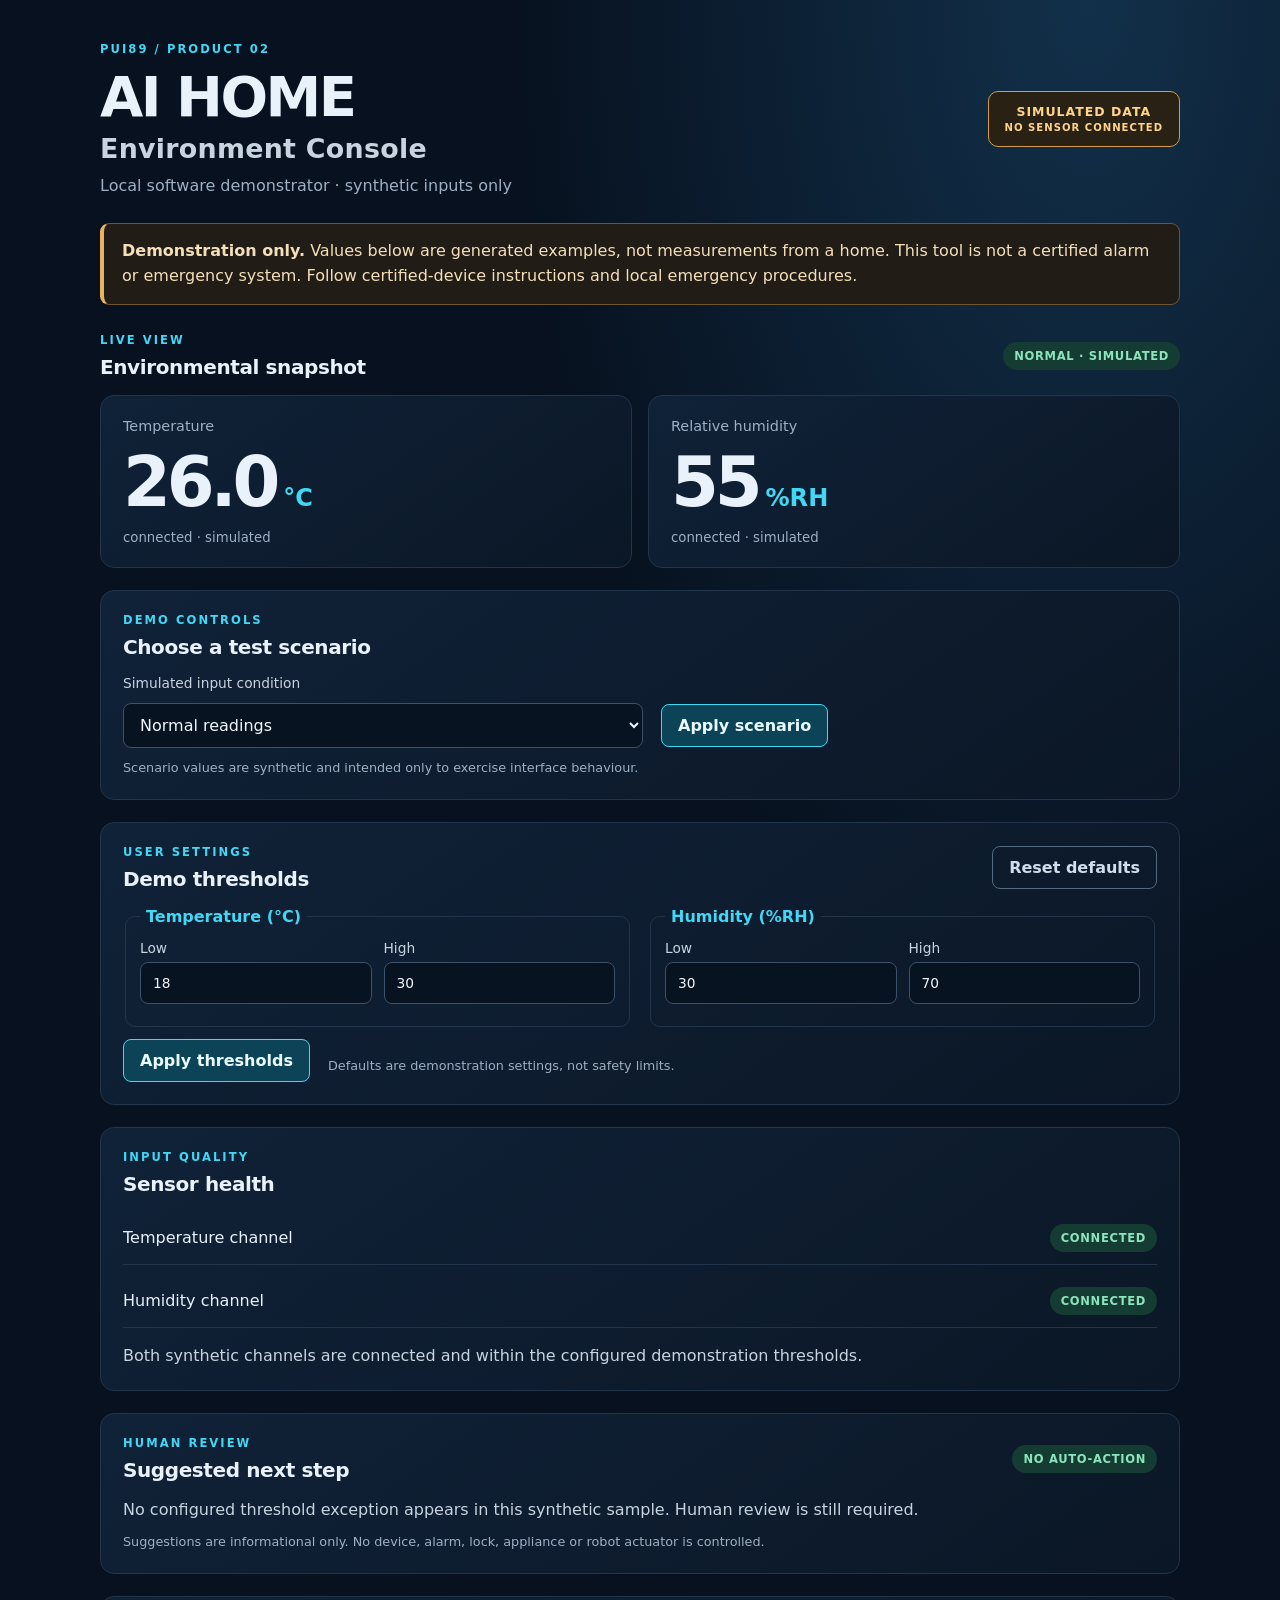
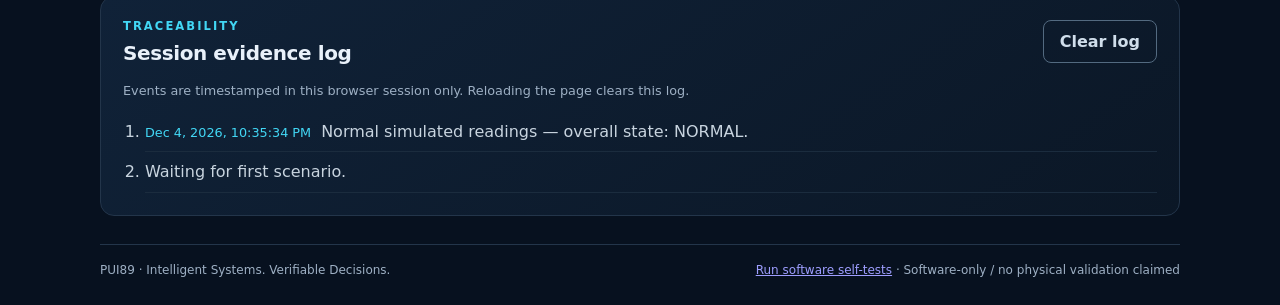
<file: demo/ai-home-dashboard/index.html>
<!doctype html>
<html lang="en">
<head>
  <meta charset="utf-8">
  <meta name="viewport" content="width=device-width, initial-scale=1">
  <meta name="color-scheme" content="dark">
  <title>PUI89 AI HOME — Local Demonstrator</title>
  <link rel="stylesheet" href="styles.css">
</head>
<body>
  <main class="shell">
    <header class="topbar">
      <div>
        <p class="eyebrow">PUI89 / PRODUCT 02</p>
        <h1>AI HOME <span>Environment Console</span></h1>
        <p class="subhead">Local software demonstrator · synthetic inputs only</p>
      </div>
      <div class="demo-flag" role="note">SIMULATED DATA<br><small>NO SENSOR CONNECTED</small></div>
    </header>

    <section class="notice" aria-label="Safety limitation">
      <strong>Demonstration only.</strong> Values below are generated examples, not measurements from a home. This tool is not a certified alarm or emergency system. Follow certified-device instructions and local emergency procedures.
    </section>

    <section class="overview" aria-labelledby="overview-title">
      <div class="section-heading"><div><p class="eyebrow">LIVE VIEW</p><h2 id="overview-title">Environmental snapshot</h2></div><span id="overall-state" class="state-pill" data-state="normal">NORMAL · SIMULATED</span></div>
      <div class="metrics">
        <article class="metric">
          <div class="metric-label">Temperature</div>
          <div class="metric-value"><span id="temperature">26.0</span><small>°C</small></div>
          <p id="temperature-state" class="metric-foot">Connected · simulated</p>
        </article>
        <article class="metric">
          <div class="metric-label">Relative humidity</div>
          <div class="metric-value"><span id="humidity">55</span><small>%RH</small></div>
          <p id="humidity-state" class="metric-foot">Connected · simulated</p>
        </article>
      </div>
    </section>

    <section class="panel" aria-labelledby="scenario-title">
      <div class="section-heading"><div><p class="eyebrow">DEMO CONTROLS</p><h2 id="scenario-title">Choose a test scenario</h2></div></div>
      <label for="scenario">Simulated input condition</label>
      <div class="control-row">
        <select id="scenario">
          <option value="normal">Normal readings</option>
          <option value="hot">High temperature</option>
          <option value="humid">High humidity</option>
          <option value="stale">Stale temperature sample</option>
          <option value="disconnected">Temperature sensor disconnected</option>
          <option value="invalid">Invalid humidity sample</option>
        </select>
        <button id="apply-scenario" type="button">Apply scenario</button>
      </div>
      <p class="hint">Scenario values are synthetic and intended only to exercise interface behaviour.</p>
    </section>

    <section class="panel" aria-labelledby="threshold-title">
      <div class="section-heading"><div><p class="eyebrow">USER SETTINGS</p><h2 id="threshold-title">Demo thresholds</h2></div><button id="reset-thresholds" class="secondary" type="button">Reset defaults</button></div>
      <div class="threshold-grid">
        <fieldset><legend>Temperature (°C)</legend><div class="two-inputs"><label>Low <input id="temp-low" type="number" step="0.5" value="18"></label><label>High <input id="temp-high" type="number" step="0.5" value="30"></label></div></fieldset>
        <fieldset><legend>Humidity (%RH)</legend><div class="two-inputs"><label>Low <input id="humidity-low" type="number" step="1" value="30"></label><label>High <input id="humidity-high" type="number" step="1" value="70"></label></div></fieldset>
      </div>
      <div class="control-row"><button id="save-thresholds" type="button">Apply thresholds</button><p id="threshold-message" class="hint" role="status">Defaults are demonstration settings, not safety limits.</p></div>
    </section>

    <section class="panel" aria-labelledby="health-title">
      <div class="section-heading"><div><p class="eyebrow">INPUT QUALITY</p><h2 id="health-title">Sensor health</h2></div></div>
      <div class="health-list">
        <div><span>Temperature channel</span><strong id="temp-health" class="health-tag">CONNECTED</strong></div>
        <div><span>Humidity channel</span><strong id="humidity-health" class="health-tag">CONNECTED</strong></div>
      </div>
      <p id="explanation" class="explanation" role="status">Both synthetic channels are fresh and within the configured demonstration thresholds.</p>
    </section>

    <section class="panel" aria-labelledby="proposal-title">
      <div class="section-heading"><div><p class="eyebrow">HUMAN REVIEW</p><h2 id="proposal-title">Suggested next step</h2></div><span class="health-tag">NO AUTO-ACTION</span></div>
      <p id="action-proposal" class="explanation" role="status">Apply a scenario to generate a reviewable suggestion.</p>
      <p class="hint">Suggestions are informational only. No device, alarm, lock, appliance or robot actuator is controlled.</p>
    </section>

    <section class="panel" aria-labelledby="log-title">
      <div class="section-heading"><div><p class="eyebrow">TRACEABILITY</p><h2 id="log-title">Session evidence log</h2></div><button id="clear-log" class="secondary" type="button">Clear log</button></div>
      <p class="hint">Events are timestamped in this browser session only. Reloading the page clears this log.</p>
      <ol id="event-log" class="event-log" aria-live="polite"><li>Waiting for first scenario.</li></ol>
    </section>

    <footer><span>PUI89 · Intelligent Systems. Verifiable Decisions.</span><span><a href="tests.html">Run software self-tests</a> · Software-only / no physical validation claimed</span></footer>
  </main>
  <script src="core.js"></script>
  <script src="app.js"></script>
</body>
</html>
</file>
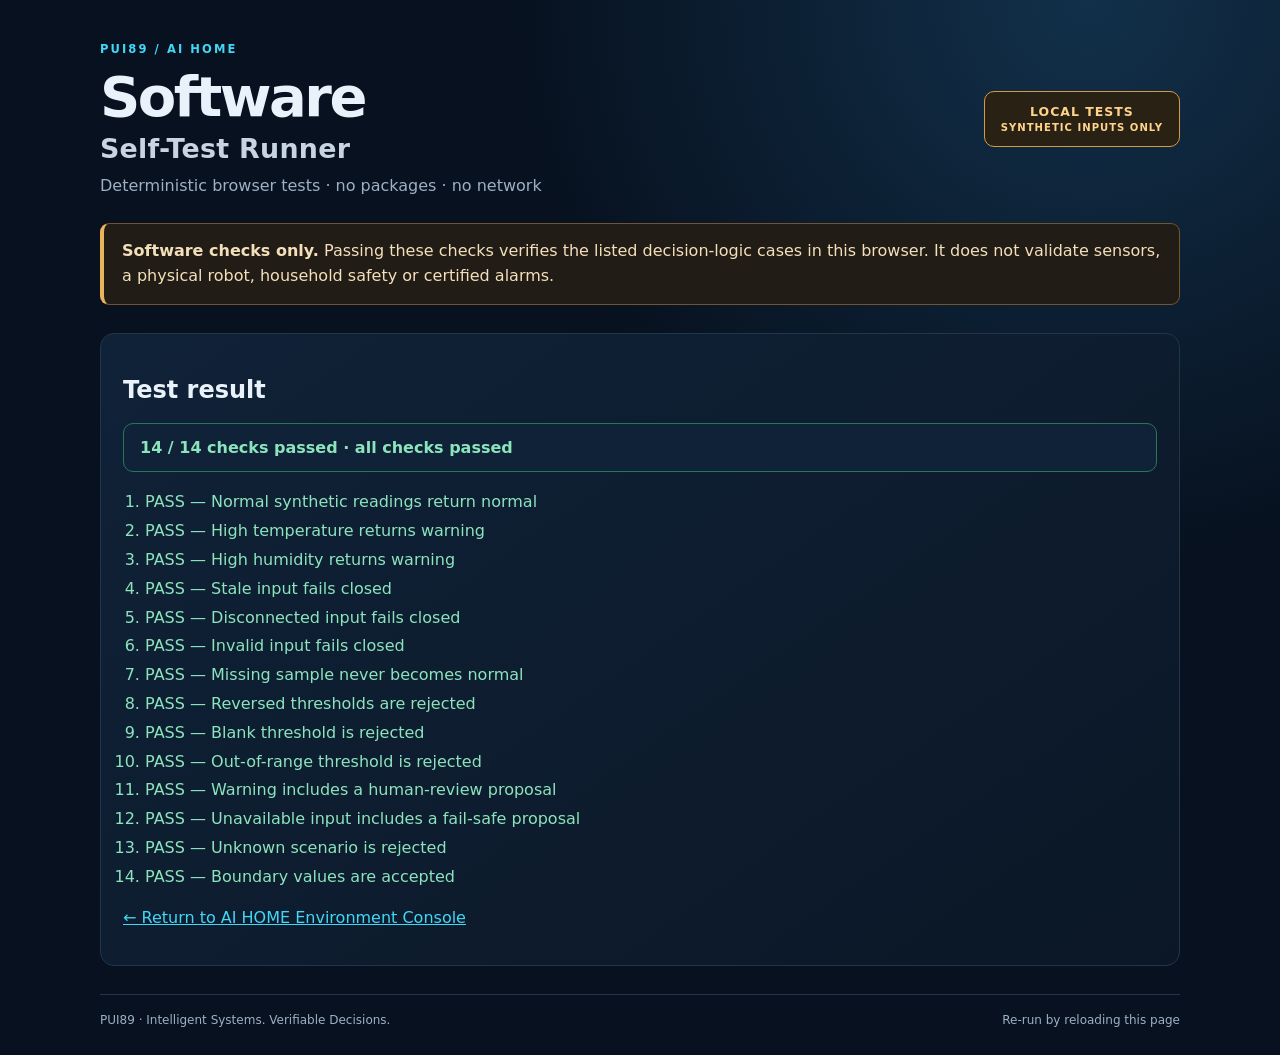
<file: demo/ai-home-dashboard/tests.html>
<!doctype html>
<html lang="en">
<head>
  <meta charset="utf-8">
  <meta name="viewport" content="width=device-width, initial-scale=1">
  <meta name="color-scheme" content="dark">
  <title>PUI89 AI HOME — Software Self-Tests</title>
  <link rel="stylesheet" href="styles.css">
  <style>
    .test-summary{padding:14px 16px;border:1px solid var(--line);border-radius:10px;background:#102238;font-weight:800}
    .test-summary[data-state="pass"]{color:#8ce4bd;border-color:#28765a}
    .test-summary[data-state="fail"]{color:#ffabb5;border-color:#93434d}
    .test-results{padding-left:22px;line-height:1.8}
    .test-results .pass{color:#8ce4bd}.test-results .fail{color:#ffabb5}
    a{color:var(--cyan)}
  </style>
</head>
<body>
  <main class="shell">
    <header class="topbar">
      <div>
        <p class="eyebrow">PUI89 / AI HOME</p>
        <h1>Software <span>Self-Test Runner</span></h1>
        <p class="subhead">Deterministic browser tests · no packages · no network</p>
      </div>
      <div class="demo-flag" role="note">LOCAL TESTS<br><small>SYNTHETIC INPUTS ONLY</small></div>
    </header>
    <section class="notice">
      <strong>Software checks only.</strong> Passing these checks verifies the listed decision-logic cases in this browser. It does not validate sensors, a physical robot, household safety or certified alarms.
    </section>
    <section class="panel">
      <h2>Test result</h2>
      <p id="test-summary" class="test-summary" role="status">Running checks…</p>
      <ol id="test-results" class="test-results" aria-live="polite"></ol>
      <p><a href="index.html">← Return to AI HOME Environment Console</a></p>
    </section>
    <footer><span>PUI89 · Intelligent Systems. Verifiable Decisions.</span><span>Re-run by reloading this page</span></footer>
  </main>
  <script src="core.js"></script>
  <script src="tests.js"></script>
</body>
</html>
</file>
<file: demo/ai-home-dashboard/styles.css>
:root{font-family:Inter,ui-sans-serif,system-ui,-apple-system,"Segoe UI",sans-serif;color:#e9f1fa;background:#07111f;font-synthesis:none;text-rendering:optimizeLegibility;--muted:#9eb0c4;--line:#23354a;--panel:#0d1b2b;--cyan:#42d7f5;--silver:#c8d4df}*{box-sizing:border-box}body{margin:0;min-width:320px;background:radial-gradient(ellipse at 85% 0%,#12304a 0,transparent 38%),#07111f}.shell{width:min(1080px,calc(100% - 36px));margin:0 auto;padding:42px 0 28px}.topbar,.section-heading,.control-row,footer{display:flex;align-items:center;justify-content:space-between;gap:18px}.topbar{margin-bottom:28px}.eyebrow{font-size:.72rem;letter-spacing:.18em;color:var(--cyan);font-weight:750;margin:0 0 8px}.topbar h1{font-size:clamp(2rem,5vw,3.5rem);letter-spacing:-.045em;margin:0}.topbar h1 span{display:block;color:var(--silver);font-size:.48em;letter-spacing:.01em;margin-top:4px}.subhead,.hint,.metric-foot{color:var(--muted)}.subhead{margin:12px 0 0}.demo-flag{border:1px solid #d59b42;background:#2a2115;color:#ffd48a;padding:12px 16px;border-radius:10px;text-align:center;font-size:.78rem;font-weight:800;letter-spacing:.08em;white-space:nowrap}.demo-flag small{font-size:.63rem}.notice{padding:15px 18px;border:1px solid #71552c;border-left:4px solid #e9b45d;background:#211c15;color:#f4dfbb;border-radius:9px;line-height:1.55;margin-bottom:28px}.overview,.panel{margin-bottom:22px}.section-heading{margin-bottom:16px}.section-heading h2{font-size:1.25rem;margin:0;letter-spacing:-.02em}.state-pill,.health-tag{font-size:.72rem;font-weight:800;letter-spacing:.06em;border-radius:999px;padding:7px 11px;background:#153c32;color:#8ce4bd}.state-pill[data-state="warning"],.health-tag[data-state="invalid"],.health-tag[data-state="disconnected"],.health-tag[data-state="stale"]{background:#482b1c;color:#ffc27e}.state-pill[data-state="unavailable"]{background:#42232b;color:#ffabb5}.metrics{display:grid;grid-template-columns:repeat(2,minmax(0,1fr));gap:16px}.metric,.panel{background:linear-gradient(145deg,#102238,#0b1726);border:1px solid var(--line);border-radius:14px}.metric{padding:22px}.metric-label{color:var(--muted);font-size:.9rem}.metric-value{font-size:clamp(2.6rem,7vw,4.3rem);font-weight:750;letter-spacing:-.06em;margin:8px 0}.metric-value small{font-size:.35em;color:var(--cyan);letter-spacing:0;margin-left:7px}.metric-foot{margin:0;font-size:.83rem}.panel{padding:22px}.panel label{display:block;color:var(--silver);font-size:.86rem;margin-bottom:8px}select,input{background:#071321;color:#f1f6fb;border:1px solid #3b526a;border-radius:8px;padding:11px 12px;font:inherit;min-height:42px}select{width:100%;max-width:520px}button{border:1px solid var(--cyan);background:#0d4357;color:#e9fbff;border-radius:8px;padding:11px 16px;font:inherit;font-weight:700;cursor:pointer;min-height:42px}button:hover{background:#125a70}button:focus-visible,select:focus-visible,input:focus-visible{outline:3px solid #f2c66d;outline-offset:2px}.secondary{background:transparent;border-color:#536a80;color:#d0deeb}.control-row{justify-content:flex-start;flex-wrap:wrap;margin-top:12px}.hint{font-size:.8rem;line-height:1.5;margin:10px 0 0}.threshold-grid{display:grid;grid-template-columns:repeat(2,minmax(0,1fr));gap:16px}fieldset{border:1px solid var(--line);border-radius:10px;padding:14px}legend{color:var(--cyan);font-weight:700;padding:0 6px}.two-inputs{display:grid;grid-template-columns:repeat(2,minmax(0,1fr));gap:12px}.two-inputs input{width:100%;margin-top:6px}.health-list{display:grid;gap:10px}.health-list>div{display:flex;justify-content:space-between;align-items:center;padding:12px 0;border-bottom:1px solid var(--line)}.explanation{color:var(--silver);line-height:1.5;margin:16px 0 0}.event-log{padding-left:22px;margin:12px 0 0}.event-log li{padding:8px 0;color:var(--silver);line-height:1.45;border-bottom:1px solid #1b2c3e}.event-log time{color:var(--cyan);font-variant-numeric:tabular-nums;font-size:.8rem;margin-right:10px}footer{border-top:1px solid var(--line);padding-top:18px;margin-top:28px;color:var(--muted);font-size:.75rem;flex-wrap:wrap}@media(max-width:650px){.shell{padding-top:25px}.topbar{align-items:flex-start;flex-direction:column}.demo-flag{align-self:flex-start}.metrics,.threshold-grid{grid-template-columns:1fr}.section-heading{align-items:flex-start}.panel{padding:17px}.control-row select{max-width:none;flex-basis:100%}footer{align-items:flex-start;flex-direction:column}}
</file>
